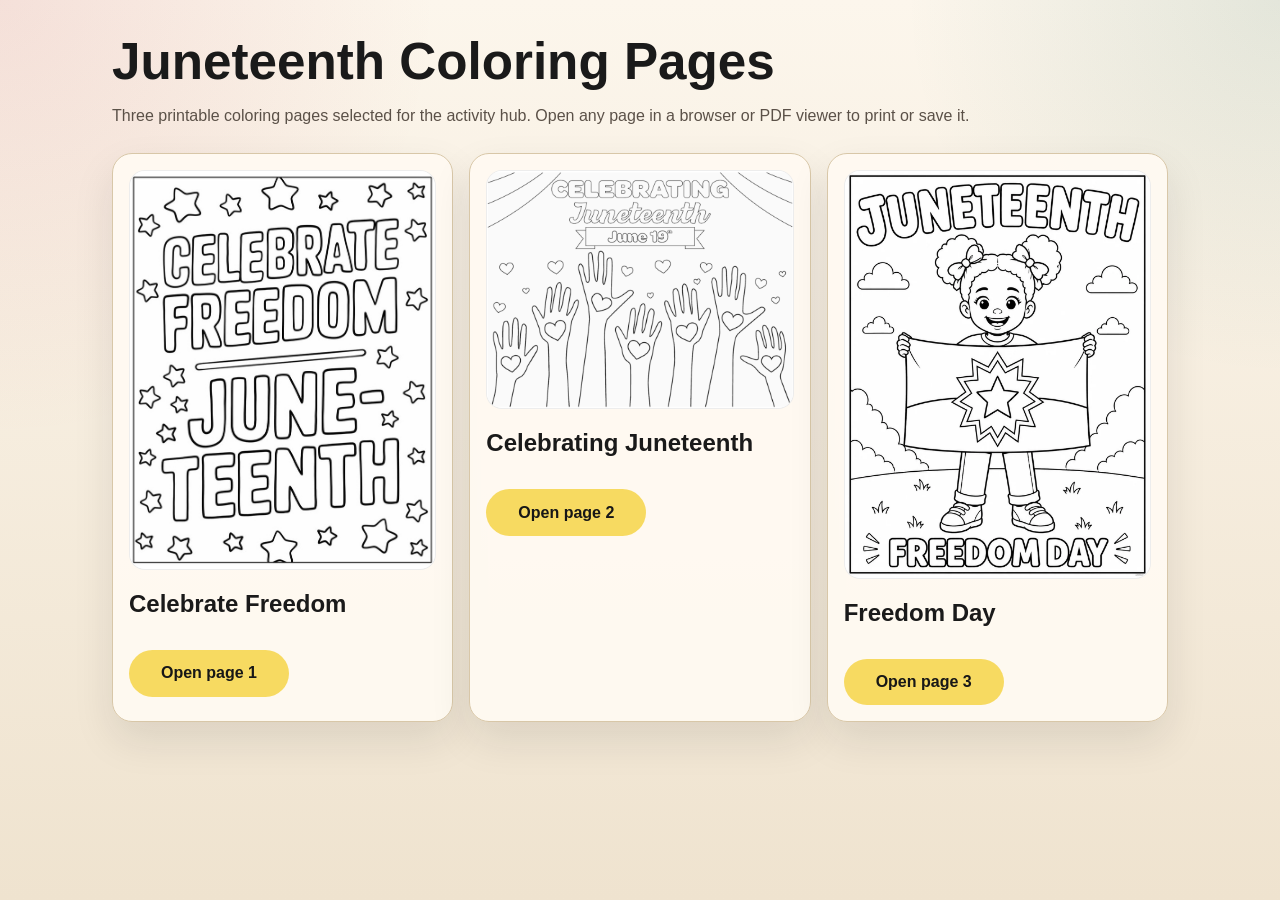
<file: juneteenth-coloring-pages.html>
<!doctype html>
<html lang="en">
  <head>
    <meta charset="UTF-8" />
    <meta name="viewport" content="width=device-width, initial-scale=1.0" />
    <title>Juneteenth Coloring Pages</title>
    <style>
      :root {
        --cream: #f7f0e3;
        --panel: #fffaf2;
        --ink: #1a1a1a;
        --muted: #5b5148;
        --border: #d8c7a8;
        --shadow: 0 18px 40px rgba(26, 26, 26, 0.1);
      }

      * {
        box-sizing: border-box;
      }

      body {
        margin: 0;
        min-height: 100vh;
        font-family: "Avenir Next", "Segoe UI", sans-serif;
        color: var(--ink);
        background:
          radial-gradient(circle at top left, rgba(181, 31, 53, 0.1), transparent 28%),
          radial-gradient(circle at top right, rgba(15, 90, 67, 0.1), transparent 24%),
          linear-gradient(180deg, #fcf6ec 0%, #efe3cf 100%);
      }

      main {
        width: min(100%, 68rem);
        margin: 0 auto;
        padding: 2rem 1rem 3rem;
      }

      h1 {
        margin: 0 0 0.75rem;
        font-size: clamp(2rem, 4vw, 3.2rem);
      }

      p {
        margin: 0 0 1rem;
        color: var(--muted);
        line-height: 1.6;
      }

      .grid {
        display: grid;
        grid-template-columns: repeat(3, minmax(0, 1fr));
        gap: 1rem;
        margin-top: 1.5rem;
      }

      .card {
        padding: 1rem;
        border: 1px solid var(--border);
        border-radius: 20px;
        background: rgba(255, 250, 242, 0.96);
        box-shadow: var(--shadow);
      }

      .preview {
        display: block;
        width: 100%;
        height: auto;
        border-radius: 16px;
        border: 1px solid rgba(26, 26, 26, 0.08);
        background: #fff;
      }

      .button {
        display: inline-flex;
        align-items: center;
        justify-content: center;
        min-width: 10rem;
        margin-top: 0.75rem;
        padding: 0.9rem 1.2rem;
        border-radius: 999px;
        background: #f7da61;
        color: #171717;
        font-weight: 800;
        text-decoration: none;
      }

      @media (max-width: 860px) {
        .grid {
          grid-template-columns: 1fr;
        }

        main {
          padding: 1rem 0.75rem 2rem;
        }
      }
    </style>
  </head>
  <body>
    <main>
      <h1>Juneteenth Coloring Pages</h1>
      <p>
        Three printable coloring pages selected for the activity hub. Open any
        page in a browser or PDF viewer to print or save it.
      </p>

      <section class="grid" aria-label="Coloring page previews">
        <article class="card">
          <img class="preview" src="Juneteenth Coloring Page Printable for Kids and Adults.jpeg" alt="Preview of Celebrate Freedom Juneteenth coloring page" />
          <h2>Celebrate Freedom</h2>
          <a class="button" href="Juneteenth Coloring Page Printable for Kids and Adults.jpeg">Open page 1</a>
        </article>

        <article class="card">
          <img class="preview" src="Juneteenth_Hands.png" alt="Preview of Celebrating Juneteenth coloring page with raised hands and hearts" />
          <h2>Celebrating Juneteenth</h2>
          <a class="button" href="Juneteenth_Hands.png">Open page 2</a>
        </article>

        <article class="card">
          <img class="preview" src="Juneteenth_Girl_Holding_Flag_Coloring_Page.webp" alt="Preview of Juneteenth Freedom Day coloring page with child holding a flag" />
          <h2>Freedom Day</h2>
          <a class="button" href="Juneteenth_Girl_Holding_Flag_Coloring_Page.webp">Open page 3</a>
        </article>
      </section>
    </main>
  </body>
</html>
</file>
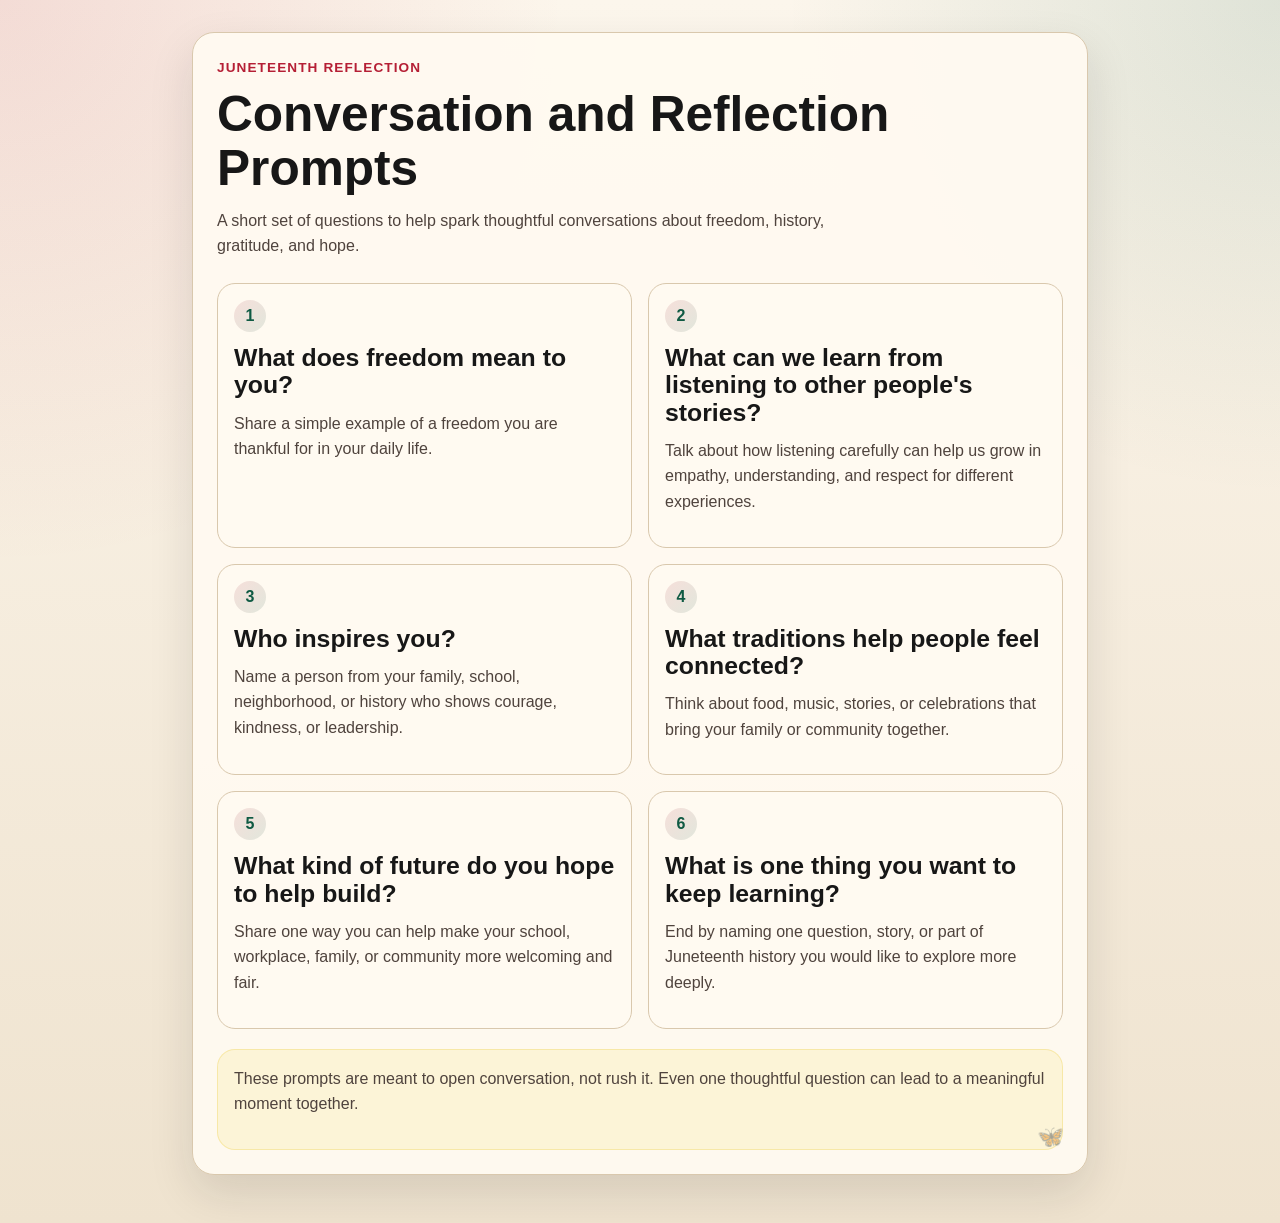
<file: juneteenth-reflection.html>
<!doctype html>
<html lang="en">
  <head>
    <meta charset="UTF-8" />
    <meta name="viewport" content="width=device-width, initial-scale=1.0" />
    <title>Juneteenth Conversation and Reflection Prompts</title>
    <style>
      :root {
        --cream: #f8f1e3;
        --panel: #fffaf1;
        --ink: #171717;
        --muted: #4f433d;
        --border: #d9c8ad;
        --red: #b51f35;
        --green: #0f5a43;
        --gold: #f2d760;
        --shadow: 0 18px 45px rgba(23, 23, 23, 0.12);
        --radius: 22px;
      }

      * {
        box-sizing: border-box;
      }

      body {
        margin: 0;
        min-height: 100vh;
        font-family: "Avenir Next", "Segoe UI", sans-serif;
        color: var(--ink);
        background:
          radial-gradient(circle at top left, rgba(181, 31, 53, 0.12), transparent 32%),
          radial-gradient(circle at top right, rgba(15, 90, 67, 0.12), transparent 28%),
          linear-gradient(180deg, #fcf6ec 0%, #efe3cf 100%);
      }

      main {
        width: min(100%, 58rem);
        margin: 0 auto;
        padding: 2rem 1rem 3rem;
      }

      .panel {
        position: relative;
        background: rgba(255, 250, 241, 0.96);
        border: 1px solid var(--border);
        border-radius: var(--radius);
        box-shadow: var(--shadow);
        padding: 1.5rem;
      }

      .eyebrow {
        margin: 0 0 0.5rem;
        color: var(--red);
        font-size: 0.85rem;
        font-weight: 800;
        letter-spacing: 0.08em;
        text-transform: uppercase;
      }

      h1,
      h2 {
        margin: 0 0 0.75rem;
        line-height: 1.1;
      }

      h1 {
        font-size: clamp(2rem, 4vw, 3.1rem);
      }

      h2 {
        font-size: clamp(1.2rem, 2vw, 1.55rem);
      }

      p {
        margin: 0 0 1rem;
        color: var(--muted);
        line-height: 1.6;
      }

      .intro {
        max-width: 42rem;
      }

      .prompt-grid {
        display: grid;
        grid-template-columns: repeat(2, minmax(0, 1fr));
        gap: 1rem;
        margin-top: 1.5rem;
      }

      .prompt-card {
        padding: 1rem;
        border: 1px solid var(--border);
        border-radius: 18px;
        background: var(--panel);
      }

      .prompt-number {
        display: inline-flex;
        align-items: center;
        justify-content: center;
        width: 2rem;
        height: 2rem;
        margin-bottom: 0.75rem;
        border-radius: 999px;
        background: linear-gradient(135deg, rgba(181, 31, 53, 0.12), rgba(15, 90, 67, 0.12));
        color: var(--green);
        font-weight: 800;
      }

      .closing {
        margin-top: 1.25rem;
        padding: 1rem;
        border-radius: 18px;
        background: rgba(242, 215, 96, 0.16);
        border: 1px solid rgba(242, 215, 96, 0.4);
      }

      .hidden-butterfly {
        position: absolute;
        right: 1.1rem;
        bottom: 1.1rem;
        width: 2.4rem;
        height: 2.4rem;
        border: 0;
        border-radius: 999px;
        background: transparent;
        color: rgba(15, 90, 67, 0.42);
        font-size: 1.35rem;
        cursor: pointer;
      }

      .hidden-butterfly:hover,
      .hidden-butterfly:focus-visible {
        color: var(--green);
        outline: none;
      }

      .joy-note {
        margin-top: 1rem;
        padding: 0.9rem 1rem;
        border-radius: 16px;
        border: 1px solid rgba(15, 90, 67, 0.18);
        background: rgba(255, 250, 241, 0.92);
      }

      @media (max-width: 720px) {
        .prompt-grid {
          grid-template-columns: 1fr;
        }

        main {
          padding: 1rem 0.75rem 2rem;
        }

        .panel {
          padding: 1.1rem;
        }
      }
    </style>
  </head>
  <body>
    <main>
      <section class="panel">
        <p class="eyebrow">Juneteenth Reflection</p>
        <h1>Conversation and Reflection Prompts</h1>
        <p class="intro">
          A short set of questions to help spark thoughtful conversations about
          freedom, history, gratitude, and hope.
        </p>

        <div class="prompt-grid">
          <article class="prompt-card">
            <span class="prompt-number">1</span>
            <h2>What does freedom mean to you?</h2>
            <p>
              Share a simple example of a freedom you are thankful for in your
              daily life.
            </p>
          </article>

          <article class="prompt-card">
            <span class="prompt-number">2</span>
            <h2>What can we learn from listening to other people's stories?</h2>
            <p>
              Talk about how listening carefully can help us grow in empathy,
              understanding, and respect for different experiences.
            </p>
          </article>

          <article class="prompt-card">
            <span class="prompt-number">3</span>
            <h2>Who inspires you?</h2>
            <p>
              Name a person from your family, school, neighborhood, or history
              who shows courage, kindness, or leadership.
            </p>
          </article>

          <article class="prompt-card">
            <span class="prompt-number">4</span>
            <h2>What traditions help people feel connected?</h2>
            <p>
              Think about food, music, stories, or celebrations that bring your
              family or community together.
            </p>
          </article>

          <article class="prompt-card">
            <span class="prompt-number">5</span>
            <h2>What kind of future do you hope to help build?</h2>
            <p>
              Share one way you can help make your school, workplace, family,
              or community more welcoming and fair.
            </p>
          </article>

          <article class="prompt-card">
            <span class="prompt-number">6</span>
            <h2>What is one thing you want to keep learning?</h2>
            <p>
              End by naming one question, story, or part of Juneteenth history
              you would like to explore more deeply.
            </p>
          </article>
        </div>

        <div class="closing">
          <p>
            These prompts are meant to open conversation, not rush it. Even one
            thoughtful question can lead to a meaningful moment together.
          </p>
        </div>

        <button
          id="hidden-butterfly"
          class="hidden-butterfly"
          type="button"
          aria-label="Hidden butterfly"
        >
          🦋
        </button>

        <div id="joy-note" class="joy-note" hidden>
          <p>Honoring the past, dancing in the present, and building the future. Happy Juneteenth!</p>
        </div>
      </section>
    </main>
    <script>
      const butterflyButton = document.getElementById("hidden-butterfly");
      const joyNote = document.getElementById("joy-note");

      butterflyButton.addEventListener("click", () => {
        joyNote.hidden = false;
        butterflyButton.hidden = true;
      });
    </script>
  </body>
</html>
</file>
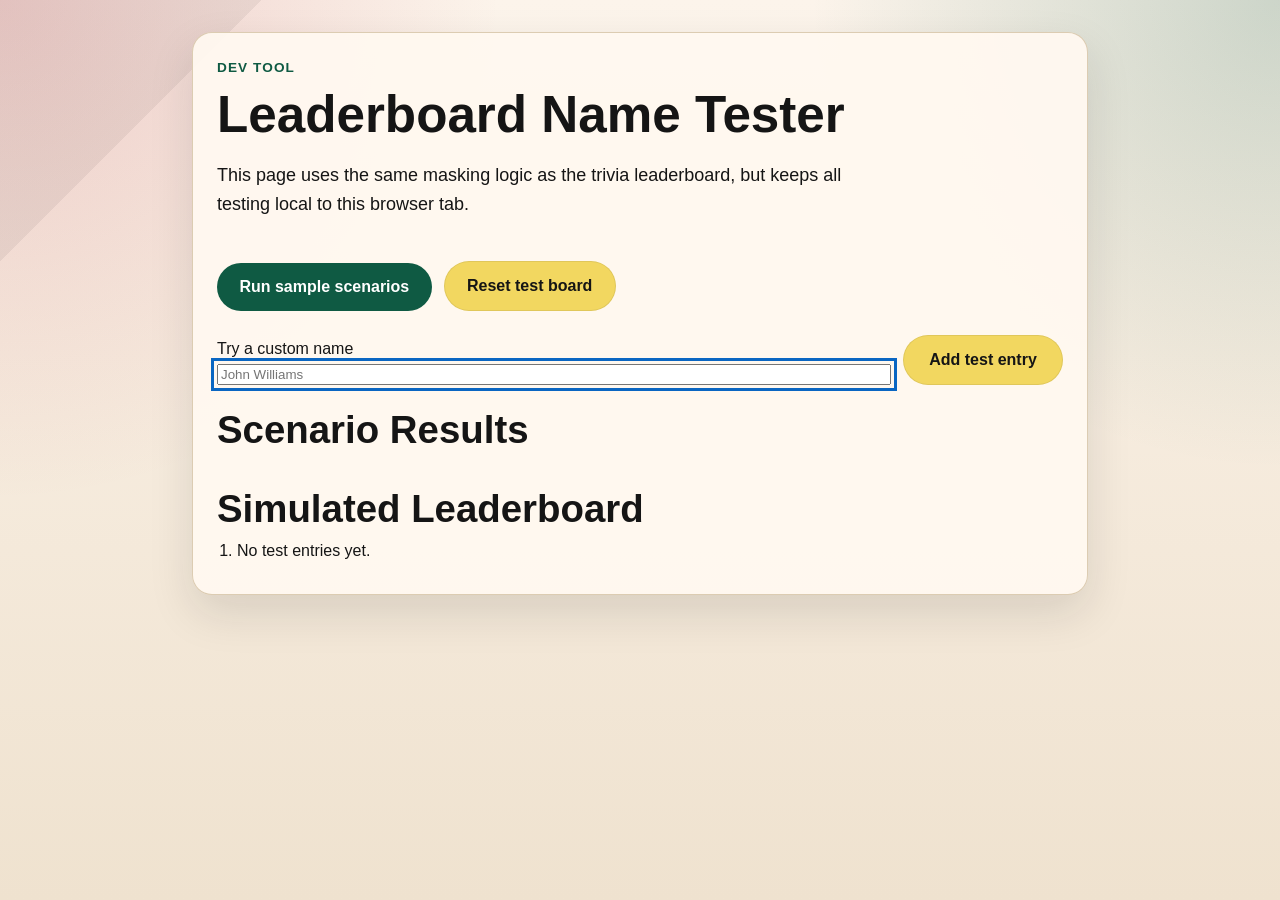
<file: leaderboard-name-test.html>
<!doctype html>
<html lang="en">
  <head>
    <meta charset="UTF-8" />
    <meta name="viewport" content="width=device-width, initial-scale=1.0" />
    <title>Leaderboard Name Tester</title>
    <link rel="stylesheet" href="styles.css?v=20260617a" />
    <style>
      .tester-shell {
        width: min(100%, 58rem);
        margin: 0 auto;
        padding: 2rem 1rem 3rem;
      }

      .tester-grid {
        display: grid;
        gap: 1.5rem;
      }

      .tester-actions,
      .tester-form {
        display: flex;
        gap: 0.75rem;
        flex-wrap: wrap;
        align-items: end;
      }

      .tester-form label {
        flex: 1 1 18rem;
      }

      .tester-form input {
        width: 100%;
        margin-top: 0.4rem;
      }

      .tester-results,
      .tester-board {
        margin: 0;
        padding-left: 1.25rem;
      }

      .tester-results li,
      .tester-board li {
        margin-bottom: 0.65rem;
      }

      .tester-status {
        display: inline-block;
        min-width: 4.5rem;
        margin-right: 0.6rem;
        font-weight: 700;
      }

      .tester-status[data-tone="success"] {
        color: var(--accent-dark);
      }

      .tester-status[data-tone="warning"] {
        color: var(--red);
      }

      .tester-code {
        font-family: ui-monospace, "SFMono-Regular", "SF Mono", Consolas, monospace;
        font-size: 0.95rem;
      }
    </style>
  </head>
  <body>
    <main class="tester-shell">
      <section class="panel tester-grid" aria-labelledby="tester-title">
        <div>
          <p class="eyebrow">Dev Tool</p>
          <h1 id="tester-title">Leaderboard Name Tester</h1>
          <p class="lead">
            This page uses the same masking logic as the trivia leaderboard, but keeps all testing local to this browser tab.
          </p>
        </div>

        <div class="tester-actions">
          <button id="run-suite" class="button button-primary" type="button">Run sample scenarios</button>
          <button id="reset-board" class="button button-secondary" type="button">Reset test board</button>
        </div>

        <form id="custom-test-form" class="tester-form">
          <label for="custom-name">
            Try a custom name
            <input
              id="custom-name"
              name="customName"
              type="text"
              placeholder="John Williams"
              autocomplete="off"
              required
            />
          </label>
          <button class="button button-secondary" type="submit">Add test entry</button>
        </form>

        <section aria-labelledby="scenario-results-title">
          <h2 id="scenario-results-title">Scenario Results</h2>
          <ol id="scenario-results" class="tester-results"></ol>
        </section>

        <section aria-labelledby="leaderboard-preview-title">
          <h2 id="leaderboard-preview-title">Simulated Leaderboard</h2>
          <ol id="leaderboard-preview" class="tester-board"></ol>
        </section>
      </section>
    </main>

    <script src="leaderboard-name-utils.js"></script>
    <script>
      const {
        getDisplayLeaderboardName,
        parsePlayerName,
        resolveLeaderboardName,
      } = window.LeaderboardNameUtils;

      const sampleScenarios = [
        { input: "Maya Angelou", expected: "Maya A." },
        { input: "Prince", expected: "" },
        { input: "John Williams", expected: "John W." },
        { input: "John Williams", expected: "John Wi." },
        { input: "John Walker", expected: "John Wa." },
        { input: "  joHN   wiLLiams  ", expected: "John Wil." },
        { input: "Mary-Kate O'Neil", expected: "Mary-Kate O." },
        { input: "John Williams", expected: "John Will." },
        { input: "John Williams", expected: "John Willi." },
        { input: "John Williams", expected: "John Willia." },
        { input: "John Williams", expected: "John William." },
        { input: "John Williams", expected: "" },
      ];

      const runSuiteButton = document.getElementById("run-suite");
      const resetBoardButton = document.getElementById("reset-board");
      const customTestForm = document.getElementById("custom-test-form");
      const customNameInput = document.getElementById("custom-name");
      const scenarioResults = document.getElementById("scenario-results");
      const leaderboardPreview = document.getElementById("leaderboard-preview");
      let simulatedLeaderboard = [];

      runSuiteButton.addEventListener("click", runSampleSuite);
      resetBoardButton.addEventListener("click", resetBoard);
      customTestForm.addEventListener("submit", handleCustomTest);

      resetBoard();

      function runSampleSuite() {
        resetBoard();

        sampleScenarios.forEach((scenario, index) => {
          const actual = tryName(scenario.input);
          const passed = actual === scenario.expected;
          appendResult({
            input: scenario.input,
            expected: scenario.expected,
            actual,
            passed,
            index,
          });
        });
      }

      function handleCustomTest(event) {
        event.preventDefault();

        const input = customNameInput.value;
        const actual = tryName(input);

        appendResult({
          input,
          expected: "(manual)",
          actual,
          passed: true,
        });

        customNameInput.value = "";
        customNameInput.focus();
      }

      function tryName(input) {
        const parts = parsePlayerName(input);

        if (!parts) {
          renderBoard();
          return "";
        }

        const resolvedName = resolveLeaderboardName(parts, simulatedLeaderboard);

        if (resolvedName) {
          simulatedLeaderboard.push({ name: resolvedName });
        }

        renderBoard();
        return resolvedName;
      }

      function resetBoard() {
        simulatedLeaderboard = [];
        scenarioResults.innerHTML = "";
        renderBoard();
        customNameInput.focus();
      }

      function renderBoard() {
        leaderboardPreview.innerHTML = "";

        if (!simulatedLeaderboard.length) {
          const item = document.createElement("li");
          item.textContent = "No test entries yet.";
          leaderboardPreview.appendChild(item);
          return;
        }

        simulatedLeaderboard.forEach((entry) => {
          const item = document.createElement("li");
          item.className = "tester-code";
          item.textContent = getDisplayLeaderboardName(entry.name);
          leaderboardPreview.appendChild(item);
        });
      }

      function appendResult({ input, expected, actual, passed, index }) {
        const item = document.createElement("li");
        const status = document.createElement("span");
        const details = document.createElement("span");
        const inputLabel = typeof index === "number" ? `#${index + 1}` : "Manual";
        const safeActual = actual || "(rejected)";
        const safeExpected = expected || "(rejected)";

        status.className = "tester-status";
        status.dataset.tone = passed ? "success" : "warning";
        status.textContent = passed ? "PASS" : "FAIL";

        details.className = "tester-code";
        details.textContent =
          `${inputLabel} | input: "${input}" | expected: ${safeExpected} | actual: ${safeActual}`;

        item.append(status, details);
        scenarioResults.appendChild(item);
      }
    </script>
  </body>
</html>
</file>
<file: styles.css>
:root {
  --bg: #f6f0e4;
  --panel: #fffaf2;
  --panel-strong: #fffdf8;
  --text: #151515;
  --muted: #4f433d;
  --accent: #0f5a43;
  --accent-dark: #093d2d;
  --accent-soft: #f2d760;
  --ink-soft: #0f5a43;
  --border: #d9c8ad;
  --red: #b21e35;
  --red-soft: #f5d8dd;
  --green-soft: #d9efe8;
  --black-soft: #201c1d;
  --shadow: 0 18px 45px rgba(21, 21, 21, 0.12);
  --radius: 20px;
  --font-heading: "Avenir Next", "Trebuchet MS", "Segoe UI", sans-serif;
  --font-body: "Verdana", "Geneva", sans-serif;
}

* {
  box-sizing: border-box;
}

body {
  margin: 0;
  min-height: 100vh;
  font-family: var(--font-body);
  color: var(--text);
  background:
    radial-gradient(circle at top left, rgba(178, 30, 53, 0.18), transparent 32%),
    radial-gradient(circle at top right, rgba(15, 90, 67, 0.2), transparent 30%),
    linear-gradient(135deg, rgba(0, 0, 0, 0.06) 0 12%, transparent 12% 100%),
    linear-gradient(180deg, #fcf4eb 0%, #efe2cf 100%);
}

.skip-link {
  position: absolute;
  left: 1rem;
  top: -3rem;
  z-index: 20;
  padding: 0.75rem 1rem;
  background: var(--text);
  color: #fff;
  border-radius: 12px;
}

.skip-link:focus {
  top: 1rem;
}

.site-shell {
  width: min(100%, 52rem);
  margin: 0 auto;
  padding: 2rem 1rem 3rem;
}

.site-credit {
  width: min(100%, 52rem);
  margin: -1.5rem auto 2rem;
  padding: 0 1rem;
  color: rgba(79, 67, 61, 0.82);
  font-size: 0.8rem;
  text-align: center;
}

.panel {
  background: rgba(255, 248, 240, 0.96);
  border: 1px solid rgba(217, 200, 173, 0.92);
  border-radius: var(--radius);
  box-shadow: var(--shadow);
  padding: 1.5rem;
}

.screen[hidden] {
  display: none;
}

[hidden] {
  display: none !important;
}

.eyebrow {
  margin: 0 0 0.5rem;
  color: var(--accent);
  font-weight: 700;
  letter-spacing: 0.08em;
  text-transform: uppercase;
  font-size: 0.85rem;
}

h1,
h2,
h3 {
  font-family: var(--font-heading);
  line-height: 1.1;
  margin: 0 0 0.75rem;
}

h1 {
  font-size: clamp(2rem, 4vw, 3.5rem);
}

h2 {
  font-size: clamp(1.6rem, 3vw, 2.4rem);
}

h3 {
  font-size: clamp(1.3rem, 2.5vw, 1.7rem);
}

p {
  line-height: 1.6;
}

.lead {
  font-size: 1.125rem;
  max-width: 42rem;
}

.june19-banner {
  margin: 1rem 0 1.5rem;
  padding: 0.95rem 1.1rem;
  border: 1px solid rgba(178, 30, 53, 0.18);
  border-radius: 16px;
  background:
    linear-gradient(90deg, rgba(245, 216, 221, 0.5), rgba(242, 215, 96, 0.28));
}

.june19-banner-copy {
  margin: 0;
  color: var(--accent-dark);
  font-weight: 800;
}

.info-card,
.question-card,
.leaderboard-list li {
  background: var(--panel-strong);
  border: 1px solid var(--border);
  border-radius: 16px;
}

.info-card {
  padding: 1rem;
}

.did-you-know {
  margin: 1.5rem 0 2rem;
  border-left: 6px solid var(--accent);
  background:
    linear-gradient(135deg, rgba(239, 231, 184, 0.45), rgba(255, 254, 251, 0.96));
}

.feature-section {
  margin: 0 0 2rem;
  padding: 1.5rem;
  border: 1px solid var(--border);
  border-radius: 24px;
  background:
    linear-gradient(180deg, rgba(255, 253, 248, 0.98), rgba(251, 244, 233, 0.98));
}

.feature-copy {
  margin-bottom: 1.25rem;
}

.car-strip {
  display: grid;
  grid-template-columns: 1.35fr 1fr 1fr;
  gap: 0.85rem;
  margin: 1.5rem 0;
}

.car-photo {
  margin: 0;
  height: 13rem;
  overflow: hidden;
  border-radius: 18px;
  border: 2px solid rgba(255, 255, 255, 0.7);
  box-shadow: 0 14px 28px rgba(23, 23, 23, 0.14);
  background: #ddd;
}

.car-photo img {
  width: 100%;
  height: 100%;
  display: block;
  object-fit: cover;
}

.audience-grid {
  display: grid;
  grid-template-columns: repeat(3, minmax(0, 1fr));
  gap: 1rem;
}

.audience-card {
  padding: 1rem;
  border: 1px solid var(--border);
  border-radius: 18px;
  background: var(--panel-strong);
}

.audience-card h3 {
  margin-bottom: 0.45rem;
}

.audience-card p {
  margin: 0 0 0.55rem;
}

.audience-summary {
  color: var(--black-soft);
  font-size: 1rem;
  line-height: 1.55;
  min-height: 4.8rem;
}

.audience-tags {
  display: flex;
  flex-wrap: wrap;
  gap: 0.55rem;
  margin-top: 0.85rem;
}

.audience-tag {
  display: inline-flex;
  align-items: center;
  min-height: 2rem;
  padding: 0.35rem 0.7rem;
  border-radius: 999px;
  background: rgba(255, 255, 255, 0.8);
  border: 1px solid rgba(15, 90, 67, 0.14);
  color: var(--accent-dark);
  font-size: 0.88rem;
  font-weight: 700;
}

.audience-tag-link {
  text-decoration: none;
}

.resource-grid {
  margin-top: 1.25rem;
}

.resource-card {
  min-height: 100%;
}

.resource-card p {
  margin: 0 0 0.7rem;
  color: var(--muted);
}

.resource-button-static {
  cursor: default;
  pointer-events: none;
}

.results-actions {
  margin-top: 0.75rem;
}

.game-header {
  display: flex;
  justify-content: space-between;
  gap: 1rem;
  align-items: end;
  margin-bottom: 1rem;
}

.status-block {
  text-align: right;
  color: var(--muted);
  font-weight: 700;
}

progress {
  width: 100%;
  height: 1rem;
  margin-bottom: 1.5rem;
  accent-color: var(--ink-soft);
}

.question-card {
  margin: 0;
  padding: 1.25rem;
  border: 0;
}

.choices {
  display: grid;
  gap: 0.85rem;
  margin-top: 1.25rem;
}

.choice {
  position: relative;
  display: block;
}

.choice input {
  position: absolute;
  inset: 0;
  opacity: 0;
}

.choice span {
  display: block;
  width: 100%;
  padding: 1rem 1.1rem;
  border: 2px solid var(--border);
  border-radius: 16px;
  background: #fff;
  font-weight: 700;
  line-height: 1.5;
  transition: border-color 120ms ease, background-color 120ms ease, transform 120ms ease;
}

.choice input:checked + span {
  border-color: var(--ink-soft);
  background: #e8f4f0;
}

.choice input:focus-visible + span,
.button:focus-visible,
input:focus-visible {
  outline: 3px solid #0a66c2;
  outline-offset: 3px;
}

.button-row {
  display: flex;
  flex-wrap: wrap;
  gap: 0.75rem;
  margin-top: 1.25rem;
}

.button {
  appearance: none;
  border: 0;
  border-radius: 999px;
  padding: 0.95rem 1.4rem;
  font: inherit;
  font-weight: 700;
  cursor: pointer;
  min-width: 10rem;
}

.button:disabled {
  opacity: 0.6;
  cursor: not-allowed;
}

.button-primary {
  background: var(--accent);
  color: #fff;
}

.button-primary:hover:not(:disabled) {
  background: var(--accent-dark);
}

.button-secondary {
  background: var(--accent-soft);
  color: var(--text);
  border: 1px solid rgba(23, 23, 23, 0.08);
}

.feedback {
  min-height: 1.75rem;
  margin: 1rem 0 0;
  font-weight: 700;
}

.feedback[data-tone="success"] {
  color: #145c2b;
}

.feedback[data-tone="warning"] {
  color: #8b2d04;
}

.thank-you-note {
  font-weight: 700;
  color: var(--ink-soft);
}

.perfect-score-bonus {
  position: relative;
  display: flex;
  align-items: center;
  gap: 1rem;
  margin: 1rem 0 1.25rem;
  padding: 1rem 1.1rem;
  border: 1px solid rgba(15, 90, 67, 0.18);
  border-radius: 18px;
  background:
    linear-gradient(135deg, rgba(245, 216, 221, 0.5), rgba(242, 215, 96, 0.35));
  overflow: hidden;
}

.perfect-score-bonus::before,
.perfect-score-bonus::after {
  content: "";
  position: absolute;
  inset: auto;
  width: 100%;
  height: 100%;
  pointer-events: none;
  background-image:
    radial-gradient(circle, rgba(178, 30, 53, 0.45) 0 0.22rem, transparent 0.24rem),
    radial-gradient(circle, rgba(15, 90, 67, 0.38) 0 0.2rem, transparent 0.22rem),
    radial-gradient(circle, rgba(242, 215, 96, 0.6) 0 0.22rem, transparent 0.24rem);
  background-size: 5.5rem 5.5rem, 6.25rem 6.25rem, 4.75rem 4.75rem;
  background-position: 0 0, 1rem 1.5rem, 2rem 0.75rem;
  opacity: 0;
}

.screen.perfect-score-active .perfect-score-bonus::before,
.screen.perfect-score-active .perfect-score-bonus::after {
  opacity: 1;
  animation: confetti-drift 2.8s linear 1;
}

.perfect-score-copy {
  margin: 0;
  color: var(--accent-dark);
  font-weight: 800;
}

.ice-cream-icon {
  position: relative;
  width: 3.4rem;
  height: 4.5rem;
  flex: 0 0 auto;
}

.ice-cream-scoop {
  position: absolute;
  top: 0;
  width: 1.9rem;
  height: 1.9rem;
  border: 2px solid rgba(23, 23, 23, 0.14);
  border-radius: 999px;
}

.scoop-one {
  left: 0.25rem;
  background: #f7da61;
}

.scoop-two {
  left: 1.2rem;
  background: #f5d8dd;
}

.ice-cream-cone {
  position: absolute;
  left: 1.05rem;
  top: 1.55rem;
  width: 0;
  height: 0;
  border-left: 0.75rem solid transparent;
  border-right: 0.75rem solid transparent;
  border-top: 2.15rem solid #d4a15d;
}

@keyframes confetti-drift {
  0% {
    transform: translateY(-0.6rem);
  }

  100% {
    transform: translateY(0.6rem);
  }
}

.activity-section {
  margin: 2rem 0;
  padding: 1.25rem;
  border: 1px solid var(--border);
  border-radius: 18px;
  background:
    linear-gradient(180deg, rgba(239, 231, 184, 0.24), rgba(255, 254, 251, 0.96));
}

.activity-section-header p:last-child {
  margin-bottom: 0;
}

.activity-grid {
  display: grid;
  grid-template-columns: repeat(2, minmax(0, 1fr));
  gap: 1rem;
  margin-top: 1.25rem;
}

.activity-card {
  display: flex;
  flex-direction: column;
  gap: 0.75rem;
  padding: 1rem;
  background: var(--panel-strong);
  border: 1px solid var(--border);
  border-radius: 16px;
}

.activity-card h4 {
  margin: 0;
  font-family: var(--font-heading);
  font-size: 1.1rem;
}

.activity-card p {
  margin: 0;
  color: var(--muted);
}

.activity-link {
  display: inline-flex;
  align-items: center;
  justify-content: center;
  margin-top: auto;
  text-decoration: none;
}

.leaderboard-form {
  margin: 1.5rem 0;
}

.leaderboard-form label {
  display: block;
  margin-bottom: 0.5rem;
  font-weight: 700;
}

.leaderboard-form input {
  width: min(100%, 22rem);
  padding: 0.9rem 1rem;
  border: 2px solid var(--border);
  border-radius: 14px;
  font: inherit;
  background: #fff;
}

.field-note {
  margin: 0.5rem 0 0;
  font-size: 0.9rem;
  color: var(--muted);
}

.leaderboard-list {
  padding-left: 1.3rem;
  margin: 1rem 0 0;
}

.leaderboard-list li {
  padding: 0.9rem 1rem;
  margin-bottom: 0.75rem;
}

.leaderboard-entry {
  display: flex;
  justify-content: space-between;
  gap: 1rem;
  align-items: baseline;
}

.leaderboard-entry strong {
  font-size: 1.05rem;
}

.visually-hidden {
  position: absolute;
  width: 1px;
  height: 1px;
  padding: 0;
  margin: -1px;
  overflow: hidden;
  clip: rect(0, 0, 0, 0);
  white-space: nowrap;
  border: 0;
}

@media (max-width: 640px) {
  .site-shell {
    padding: 1rem 0.75rem 2rem;
  }

  .panel {
    padding: 1.15rem;
  }

  .game-header,
  .leaderboard-entry {
    display: block;
  }

  .status-block {
    text-align: left;
  }

  .feature-section {
    padding: 1.1rem;
  }

  .car-strip,
  .audience-grid,
  .resource-grid,
  .activity-grid {
    grid-template-columns: 1fr;
  }

  .car-photo {
    height: 11rem;
  }

  .perfect-score-bonus {
    align-items: flex-start;
  }

  .audience-summary {
    min-height: auto;
  }

  .button {
    width: 100%;
  }
}

@media (max-width: 900px) {
  .audience-grid {
    grid-template-columns: 1fr;
  }
}

@media (prefers-reduced-motion: reduce) {
  *,
  *::before,
  *::after {
    scroll-behavior: auto !important;
    transition: none !important;
  }
}
</file>
